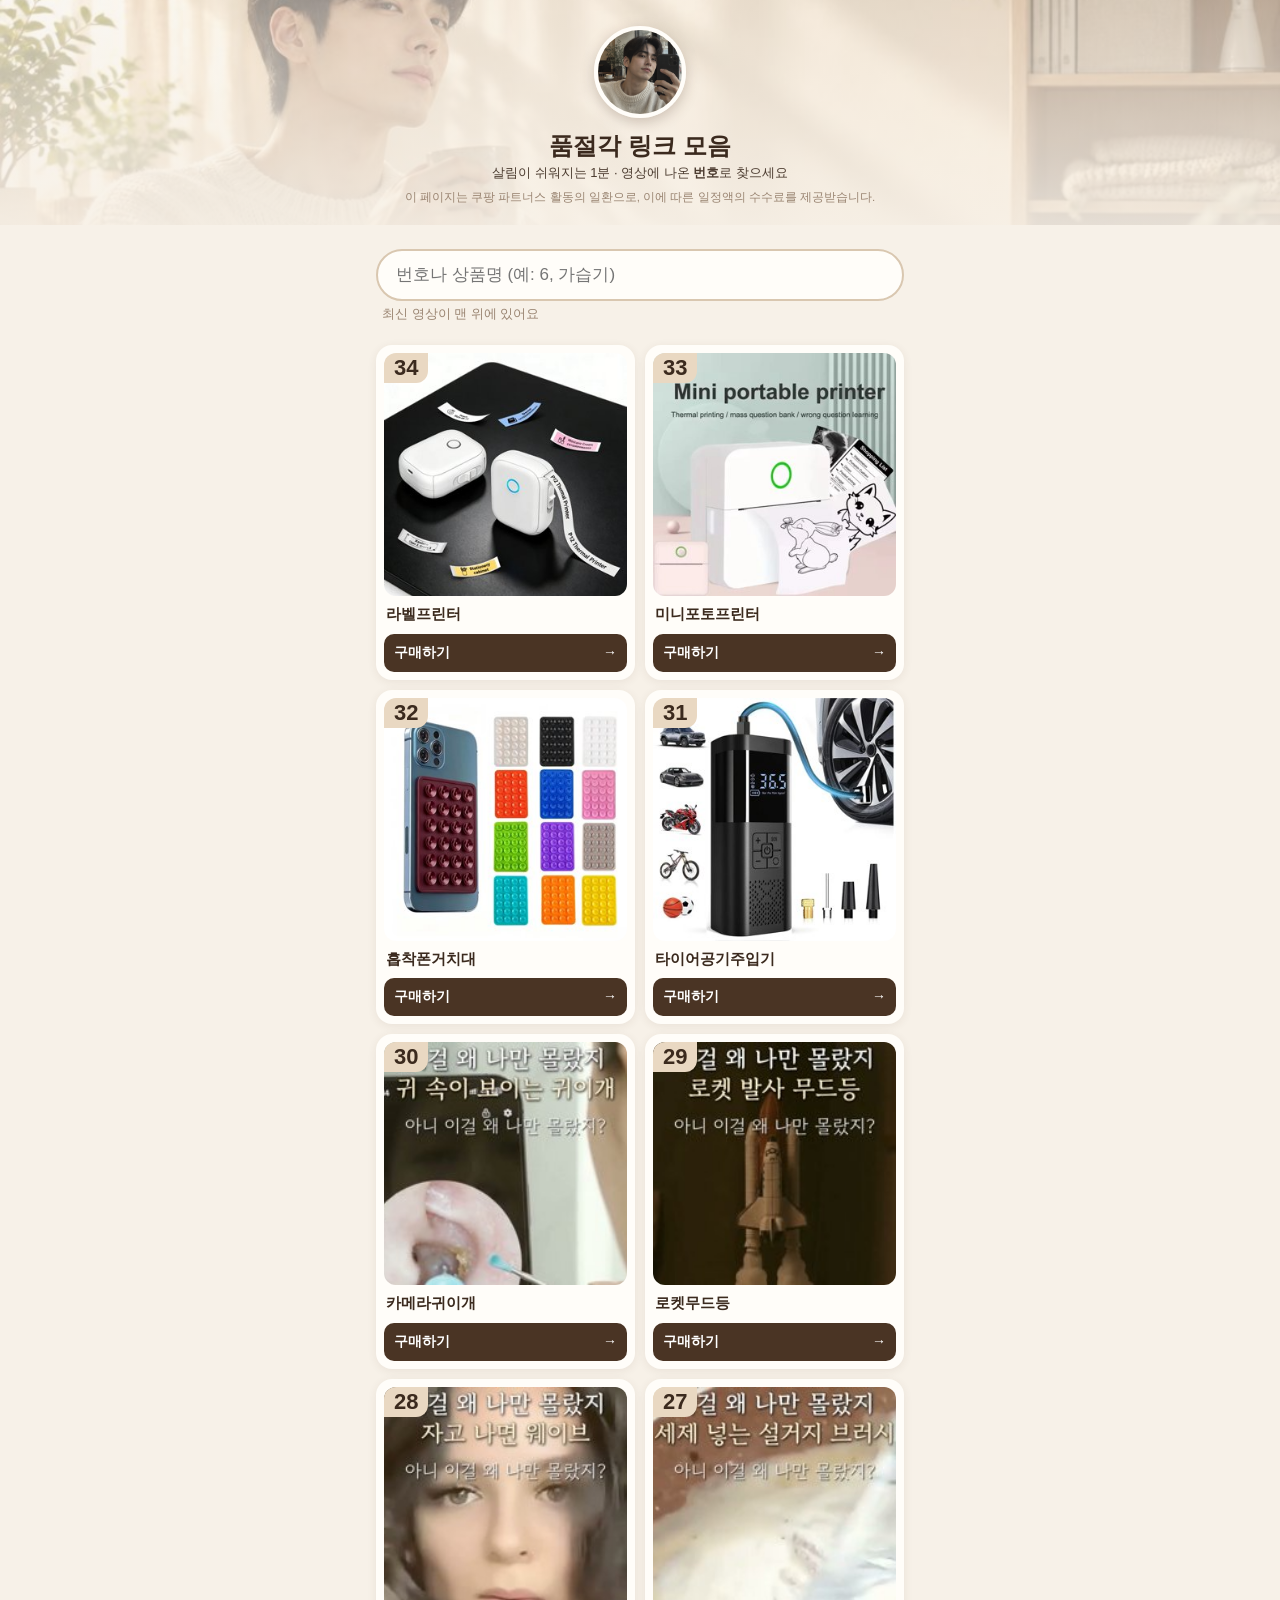
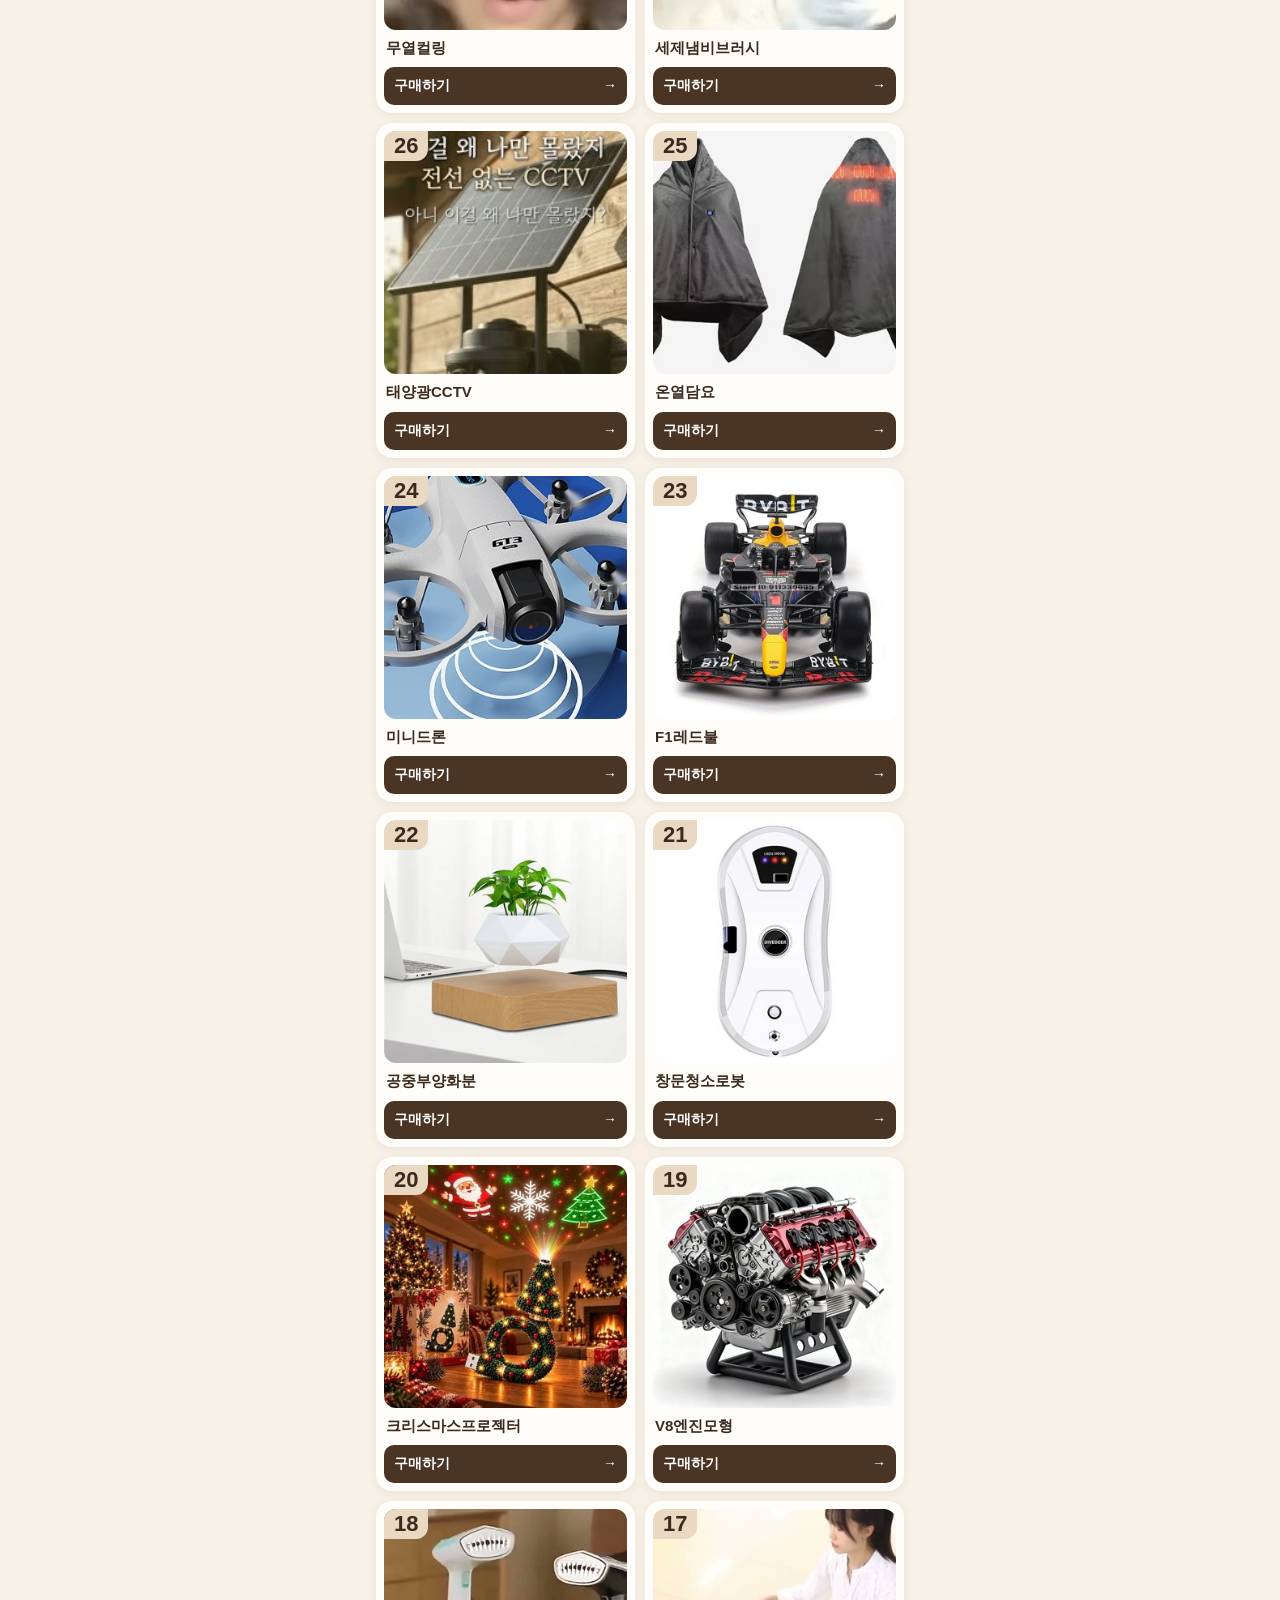
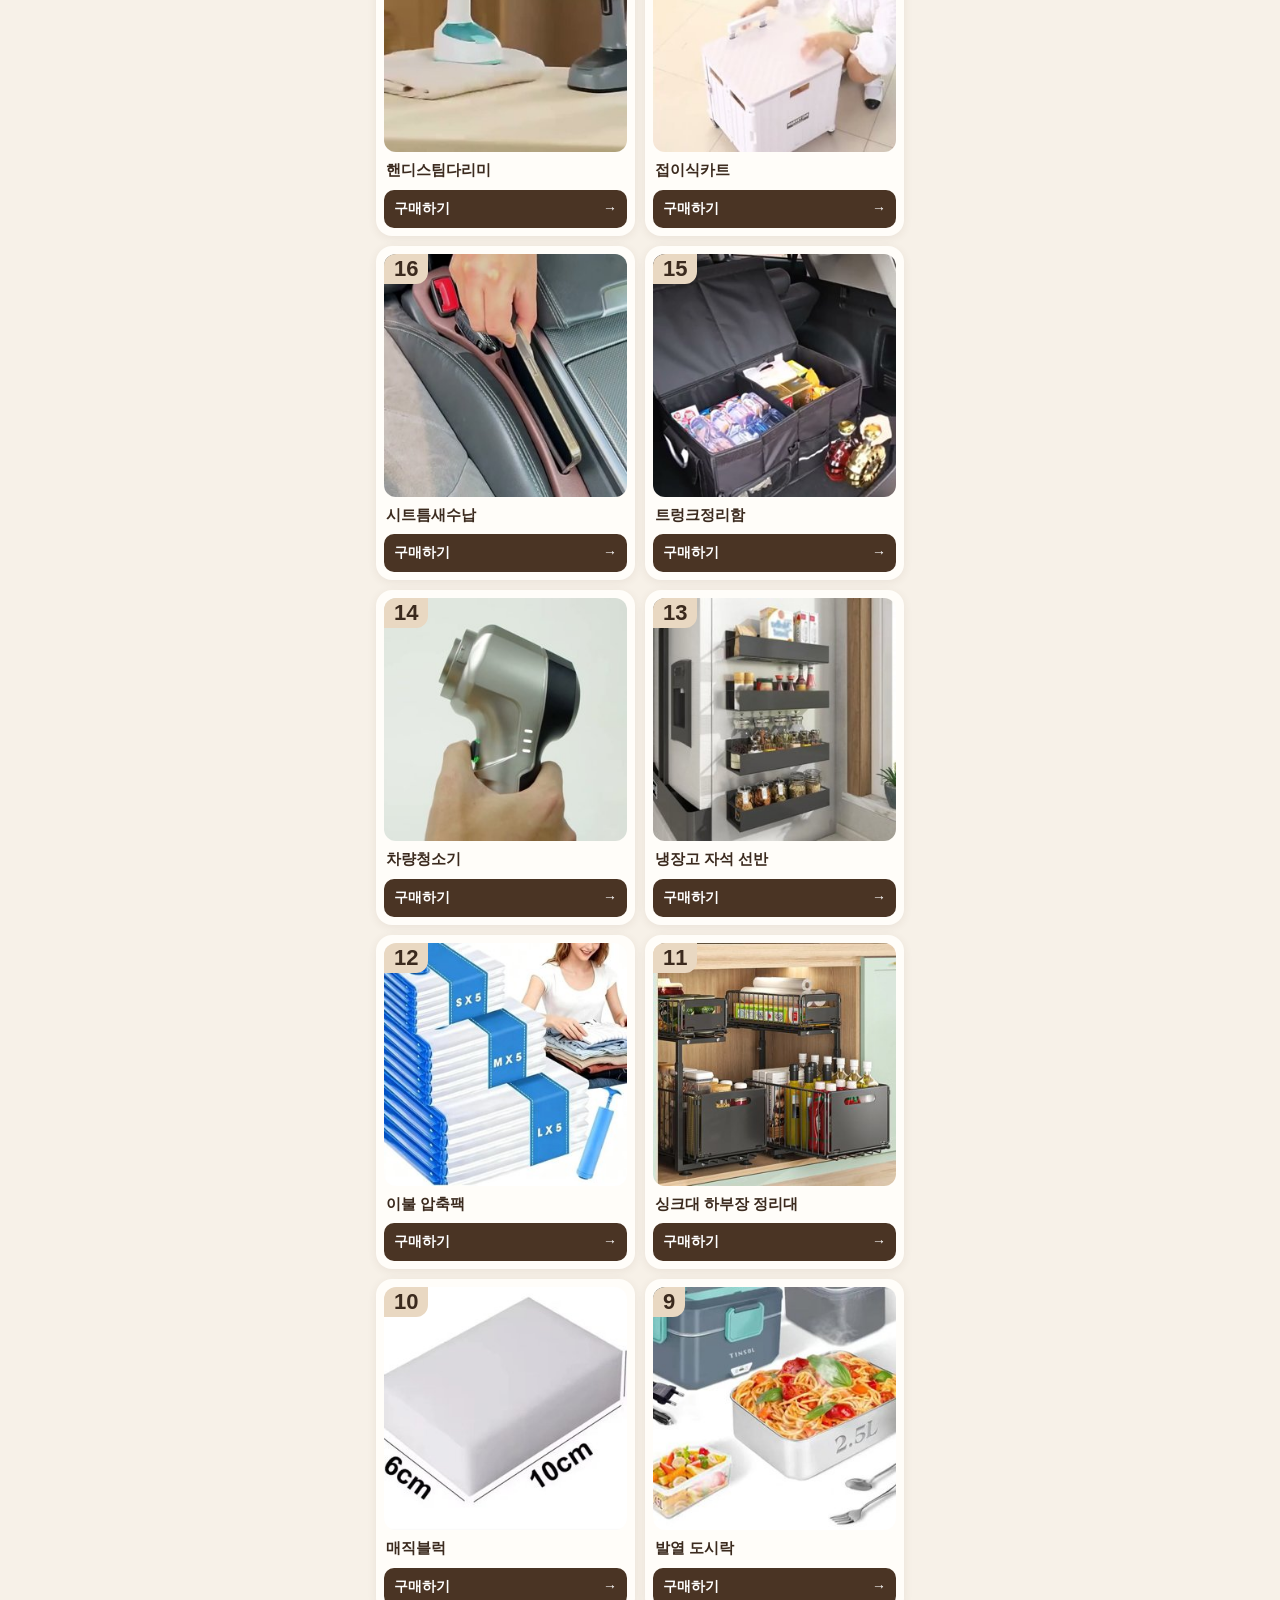
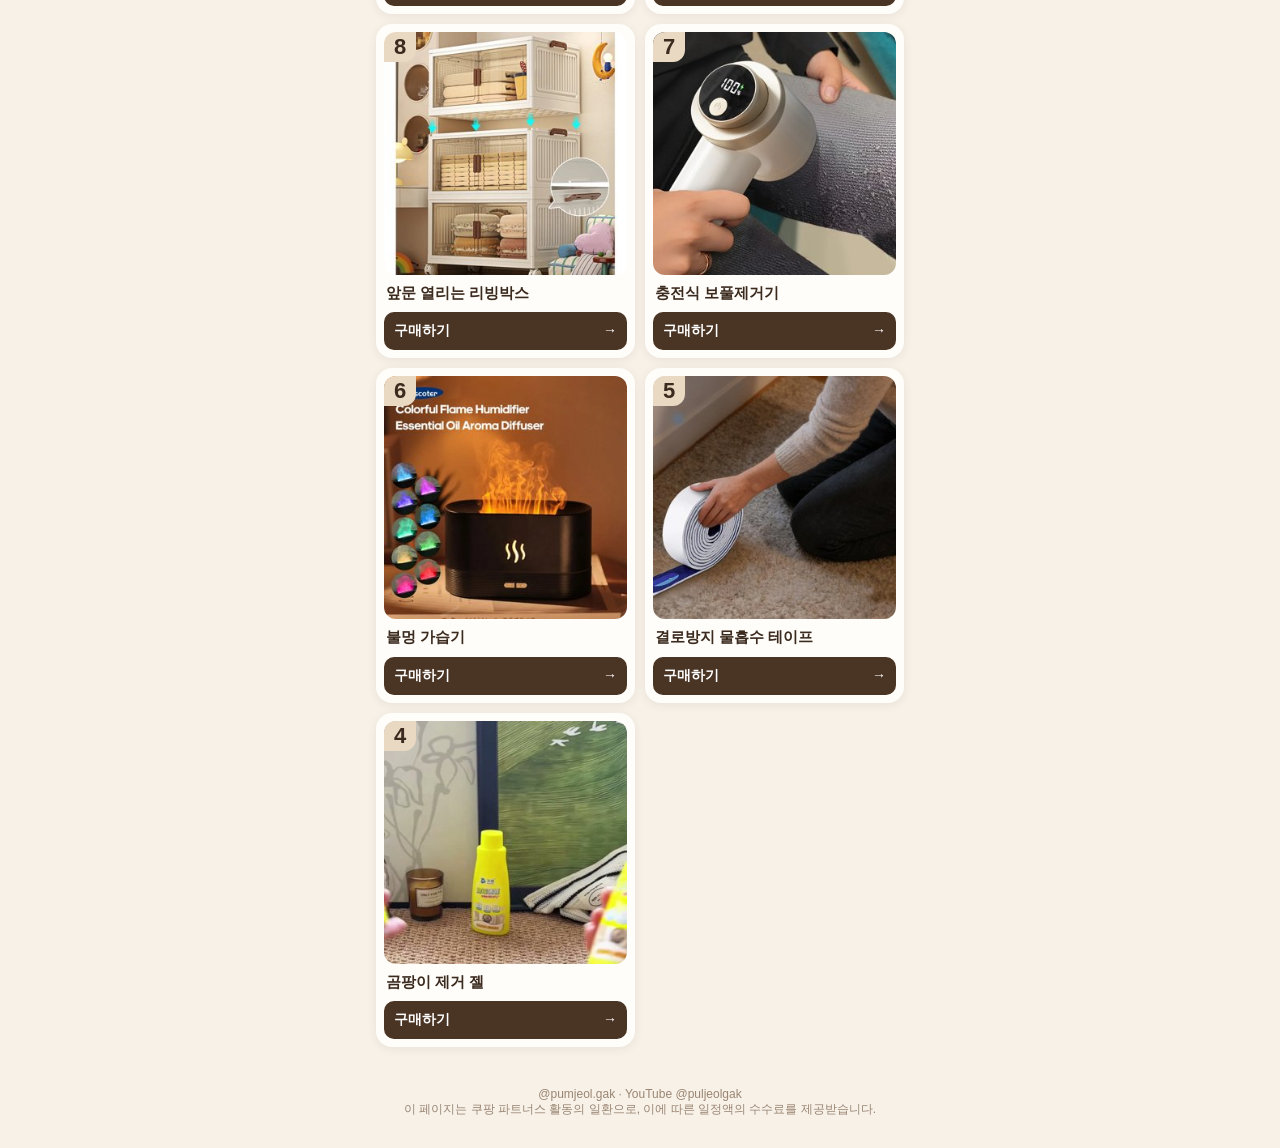
<file: index.html>
<!doctype html>
<html lang="ko"><head><meta charset="utf-8">
<meta name="viewport" content="width=device-width,initial-scale=1">
<title>품절각 링크 모음</title>
<meta name="description" content="품절각 영상 속 상품 링크 모음 — 영상에 나온 번호로 찾으세요">
<link rel="icon" href="img/avatar.png">
<script async src="https://www.googletagmanager.com/gtag/js?id=G-QCTX3WTCEX"></script>
<script>window.dataLayer=window.dataLayer||[];function gtag(){dataLayer.push(arguments)}gtag('js',new Date());gtag('config','G-QCTX3WTCEX');</script>
<style>
:root{--red:#4a3424;--ink:#3b2a1e;--sub:#9a8572;--bg:#f7f1e8;--card:#fffdf9;--yellow:#e9d8c2}
*{box-sizing:border-box}body{margin:0;background:var(--bg);color:var(--ink);
font-family:-apple-system,BlinkMacSystemFont,"Apple SD Gothic Neo","Malgun Gothic",sans-serif}
header{background:linear-gradient(rgba(247,241,232,.55),rgba(247,241,232,.9)),url(img/header.jpg) center/cover;
padding:26px 16px 20px;text-align:center;color:var(--ink)}
.avatar{width:92px;height:92px;border-radius:50%;border:4px solid #fffdf9;box-shadow:0 4px 14px rgba(74,52,36,.25);object-fit:cover}
h1{margin:8px 0 2px;font-size:24px}header p{margin:0;font-size:13px;opacity:.9}
.disc{font-size:11.5px;color:var(--sub);margin-top:8px}
.wrap{max-width:560px;margin:0 auto;padding:14px 16px 40px}
.search{position:sticky;top:0;z-index:2;background:var(--bg);padding:10px 0}
.search input{width:100%;padding:14px 18px;font-size:17px;border:2px solid #d9c7b0;background:var(--card);color:var(--ink);border-radius:999px;outline:none}
.search input:focus{border-color:var(--red)}
.hint{font-size:13px;color:var(--sub);margin:4px 6px 0}
#list{display:grid;grid-template-columns:1fr 1fr;gap:10px;margin-top:12px}
.card{display:flex;flex-direction:column;background:var(--card);border-radius:16px;padding:8px;
box-shadow:0 2px 10px rgba(74,52,36,.08);min-width:0}
.thumb{position:relative;aspect-ratio:1;border-radius:12px;overflow:hidden;background:#ece3d6}
.thumb img{width:100%;height:100%;object-fit:cover}
.no{position:absolute;left:0;top:0;background:var(--yellow);color:var(--ink);font-weight:900;font-size:22px;
padding:2px 10px;border-bottom-right-radius:12px}
.body{display:flex;flex-direction:column;flex:1;min-width:0}
.title{font-weight:800;font-size:15px;margin:8px 2px 4px;line-height:1.3;flex:1}
.btn{display:block;text-decoration:none;background:var(--red);color:#fff;font-weight:700;font-size:14px;
padding:10px 10px;border-radius:10px;margin-top:6px}
.btn span{float:right}.empty{grid-column:1/-1;text-align:center;color:var(--sub);margin-top:40px}
footer{text-align:center;font-size:12px;color:var(--sub);padding:0 16px 30px}
</style></head><body>
<header><img class="avatar" src="img/avatar.png" alt="품절각">
<h1>품절각 링크 모음</h1><p>살림이 쉬워지는 1분 · 영상에 나온 <b>번호</b>로 찾으세요</p>
<div class="disc">이 페이지는 쿠팡 파트너스 활동의 일환으로, 이에 따른 일정액의 수수료를 제공받습니다.</div></header>
<div class="wrap">
<div class="search"><input id="q" inputmode="search" placeholder="번호나 상품명 (예: 6, 가습기)" autocomplete="off">
<div class="hint">최신 영상이 맨 위에 있어요</div></div>
<div id="list"></div></div>
<footer>@pumjeol.gak · YouTube @puljeolgak<br>이 페이지는 쿠팡 파트너스 활동의 일환으로, 이에 따른 일정액의 수수료를 제공받습니다.</footer>
<script>
const DATA = [{"no": 34, "title": "라벨프린터", "items": [{"name": "라벨프린터", "link": "https://link.coupang.com/a/h3ww78rFaS"}], "img": "img/34.jpg"}, {"no": 33, "title": "미니포토프린터", "items": [{"name": "미니포토프린터", "link": "https://link.coupang.com/a/h3wzOHiel2"}], "img": "img/33.jpg"}, {"no": 32, "title": "흡착폰거치대", "items": [{"name": "흡착폰거치대", "link": "https://link.coupang.com/a/h3wEUgrnjg"}], "img": "img/32.jpg"}, {"no": 31, "title": "타이어공기주입기", "items": [{"name": "타이어공기주입기", "link": "https://link.coupang.com/a/h3wCi6D1AO"}], "img": "img/31.jpg"}, {"no": 30, "title": "카메라귀이개", "items": [{"name": "카메라귀이개", "link": "https://link.coupang.com/a/h1MtXUOE20"}], "img": "img/30.jpg"}, {"no": 29, "title": "로켓무드등", "items": [{"name": "로켓무드등", "link": "https://link.coupang.com/a/h1NxRKn7fM"}], "img": "img/29.jpg"}, {"no": 28, "title": "무열컬링", "items": [{"name": "무열컬링", "link": "https://link.coupang.com/a/h1NFxNUv24"}], "img": "img/28.jpg"}, {"no": 27, "title": "세제냄비브러시", "items": [{"name": "세제냄비브러시", "link": "https://link.coupang.com/a/h1MBXgwXyC"}], "img": "img/27.jpg"}, {"no": 26, "title": "태양광CCTV", "items": [{"name": "태양광CCTV", "link": "https://link.coupang.com/a/h1MS6rFhiC"}], "img": "img/26.jpg"}, {"no": 25, "title": "온열담요", "items": [{"name": "온열담요", "link": "https://link.coupang.com/a/h1vtkXbHRl"}], "img": "img/25.jpg"}, {"no": 24, "title": "미니드론", "items": [{"name": "미니드론", "link": "https://link.coupang.com/a/h0pZeHQPCu"}], "img": "img/24.jpg"}, {"no": 23, "title": "F1레드불", "items": [{"name": "F1레드불", "link": "https://link.coupang.com/a/h0ptO1LQia"}], "img": "img/23.jpg"}, {"no": 22, "title": "공중부양화분", "items": [{"name": "공중부양화분", "link": "https://link.coupang.com/a/h1vd16Y3oq"}], "img": "img/22.jpg"}, {"no": 21, "title": "창문청소로봇", "items": [{"name": "창문청소로봇", "link": "https://link.coupang.com/a/h0mq3kIafA"}], "img": "img/21.jpg"}, {"no": 20, "title": "크리스마스프로젝터", "items": [{"name": "크리스마스프로젝터", "link": "https://link.coupang.com/a/h0kqVCvcB2"}], "img": "img/20.jpg"}, {"no": 19, "title": "V8엔진모형", "items": [{"name": "V8엔진모형", "link": "https://link.coupang.com/a/h0loHapxzU"}], "img": "img/19.jpg"}, {"no": 18, "title": "핸디스팀다리미", "items": [{"name": "핸디스팀다리미", "link": "https://link.coupang.com/a/hYjfa6N35U"}], "img": "img/18.jpg"}, {"no": 17, "title": "접이식카트", "items": [{"name": "접이식카트", "link": "https://link.coupang.com/a/hYjilI9ecC"}], "img": "img/17.jpg"}, {"no": 16, "title": "시트틈새수납", "items": [{"name": "시트틈새수납", "link": "https://link.coupang.com/a/hXqWiFGcmG"}], "img": "img/16.jpg"}, {"no": 15, "title": "트렁크정리함", "items": [{"name": "트렁크정리함", "link": "https://link.coupang.com/a/hXrxF2Juai"}], "img": "img/15.jpg"}, {"no": 14, "title": "차량청소기", "items": [{"name": "차량청소기", "link": "https://link.coupang.com/a/hYiKDdzfLU"}], "img": "img/14.jpg"}, {"no": 13, "title": "냉장고 자석 선반", "items": [{"name": "냉장고 자석 선반", "link": "https://link.coupang.com/a/hYjkbRA6U0"}], "img": "img/13.jpg"}, {"no": 12, "title": "이불 압축팩", "items": [{"name": "이불 압축팩", "link": "https://link.coupang.com/a/hXrkM78BZQ"}], "img": "img/12.jpg"}, {"no": 11, "title": "싱크대 하부장 정리대", "items": [{"name": "싱크대 하부장 정리대", "link": "https://link.coupang.com/a/hXrfYdOyUm"}], "img": "img/11.jpg"}, {"no": 10, "title": "매직블럭", "items": [{"name": "매직블럭", "link": "https://link.coupang.com/a/hW6BDC5JU4"}], "img": "img/10.jpg"}, {"no": 9, "title": "발열 도시락", "items": [{"name": "발열 도시락", "link": "https://link.coupang.com/a/hW6Wu32HzU"}], "img": "img/9.jpg"}, {"no": 8, "title": "앞문 열리는 리빙박스", "items": [{"name": "앞문 열리는 리빙박스", "link": "https://link.coupang.com/a/hW7gyPmIbl"}], "img": "img/8.jpg"}, {"no": 7, "title": "충전식 보풀제거기", "items": [{"name": "충전식 보풀제거기", "link": "https://link.coupang.com/a/hWWn2iVYBM"}], "img": "img/7.jpg"}, {"no": 6, "title": "불멍 가습기", "items": [{"name": "불멍 가습기", "link": "https://link.coupang.com/a/hWV6neHm6S"}], "img": "img/6.jpg"}, {"no": 5, "title": "결로방지 물흡수 테이프", "items": [{"name": "결로방지 물흡수 테이프", "link": "https://link.coupang.com/a/hWWpVSMyaW"}], "img": "img/5.jpg"}, {"no": 4, "title": "곰팡이 제거 젤", "items": [{"name": "곰팡이 제거 젤", "link": "https://link.coupang.com/a/hW8r3HKTPo"}], "img": "img/4.jpg"}];
const list = document.getElementById("list"), q = document.getElementById("q");
function render() {
  const s = q.value.trim().replace(/번$/, "");
  const rows = DATA.filter(v => !s || String(v.no) === s || (v.title + v.items.map(i => i.name).join(" ")).includes(s));
  list.replaceChildren(...rows.map(v => {
    const c = document.createElement("div"); c.className = "card";
    const t = document.createElement("div"); t.className = "thumb";
    if (v.img) { const im = document.createElement("img"); im.src = v.img; im.alt = ""; im.loading = "lazy"; t.append(im); }
    const no = document.createElement("div"); no.className = "no"; no.textContent = v.no; t.append(no);
    const b = document.createElement("div"); b.className = "body";
    const h = document.createElement("p"); h.className = "title"; h.textContent = v.title; b.append(h);
    for (const it of v.items) {
      const a = document.createElement("a"); a.className = "btn"; a.href = it.link; a.target = "_blank";
      a.rel = "sponsored nofollow noopener";
      a.addEventListener("click", () => track("coupang_click", {item_no: v.no, item_name: (v.title + " " + it.name).slice(0, 90)}));
      a.textContent = v.items.length > 1 ? it.name : "구매하기";
      const r = document.createElement("span"); r.textContent = "→"; a.append(r); b.append(a);
    }
    c.append(t, b); return c;
  }));
  if (!rows.length) list.innerHTML = '<p class="empty">찾는 번호가 없어요. 최신 영상 번호를 확인해 주세요</p>';
}
q.addEventListener("input", render);
q.addEventListener("change", () => q.value && track("search", {search_term: q.value.slice(0, 40)}));
function track(name, p) { if (window.gtag) gtag("event", name, Object.assign({transport_type: "beacon"}, p)); }
const m = location.hash.match(/^#(\d+)$/); if (m) q.value = m[1];
render();
</script></body></html>
</file>
